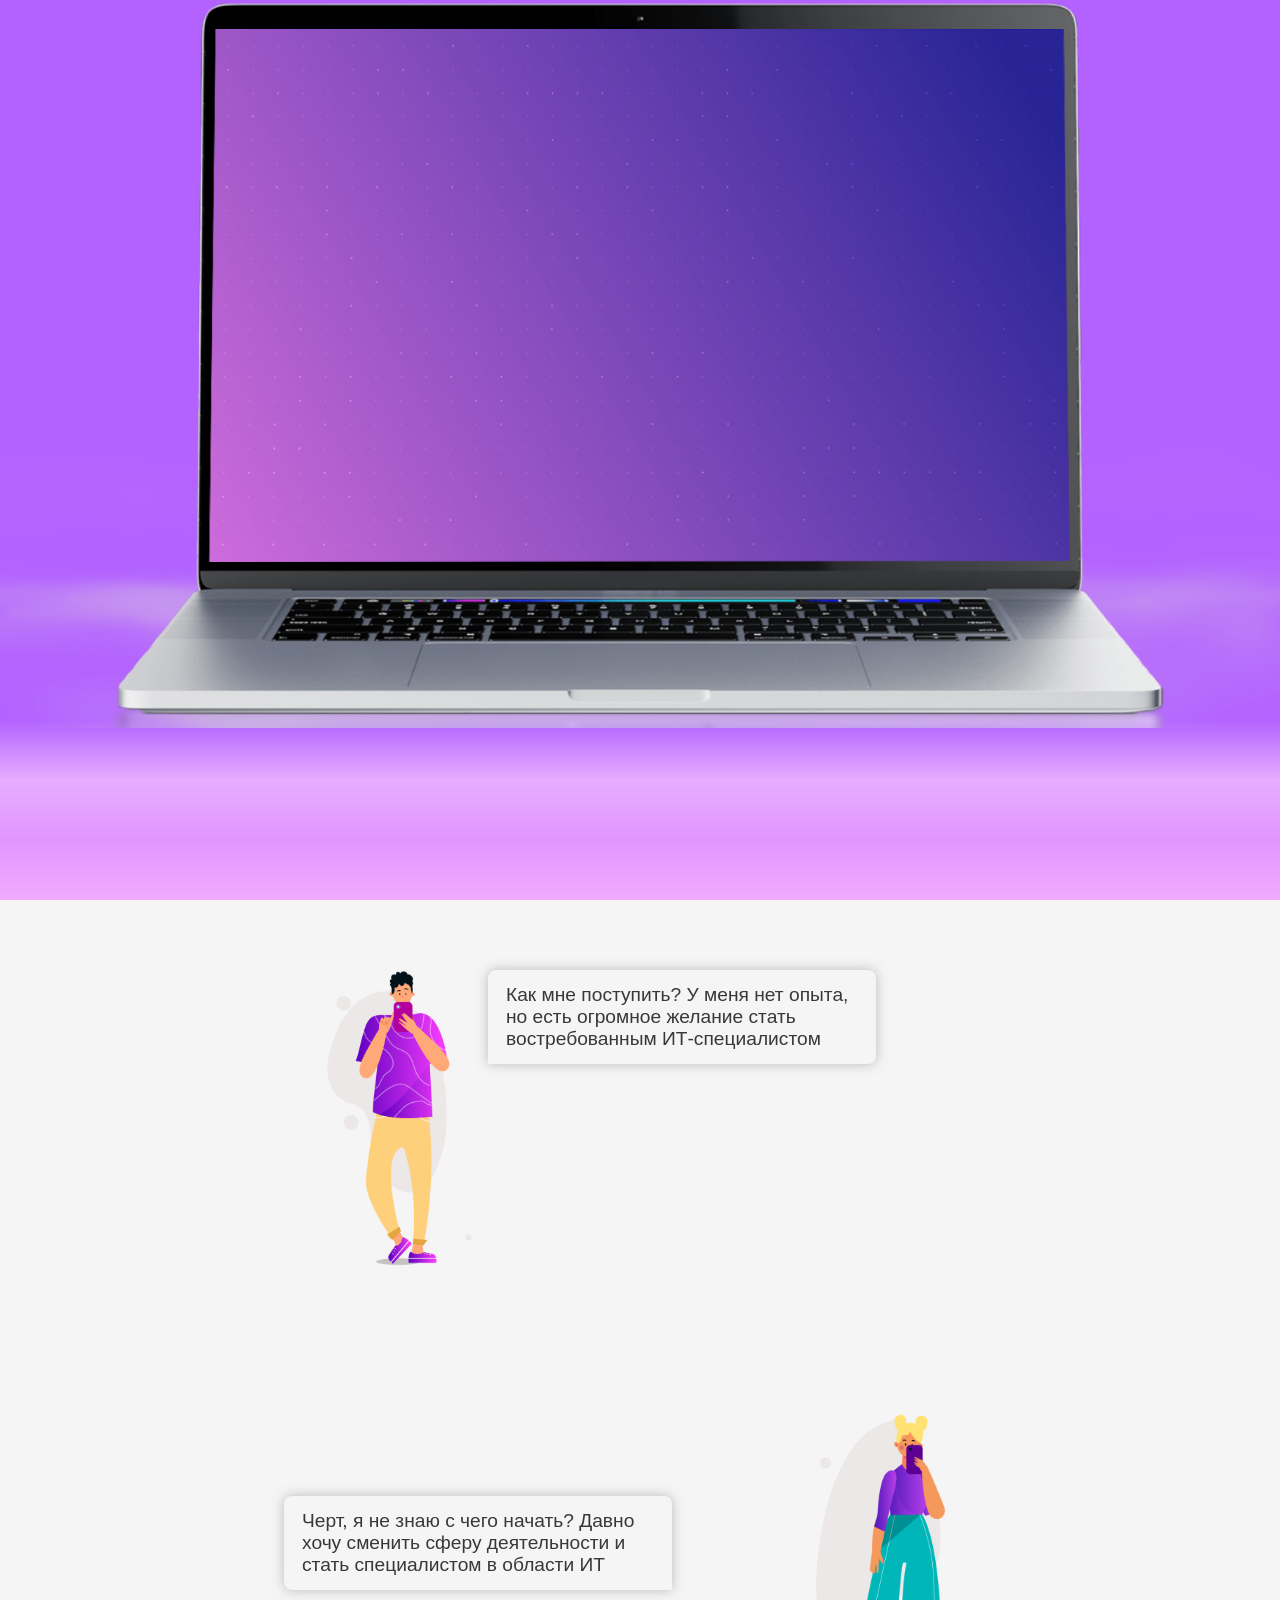
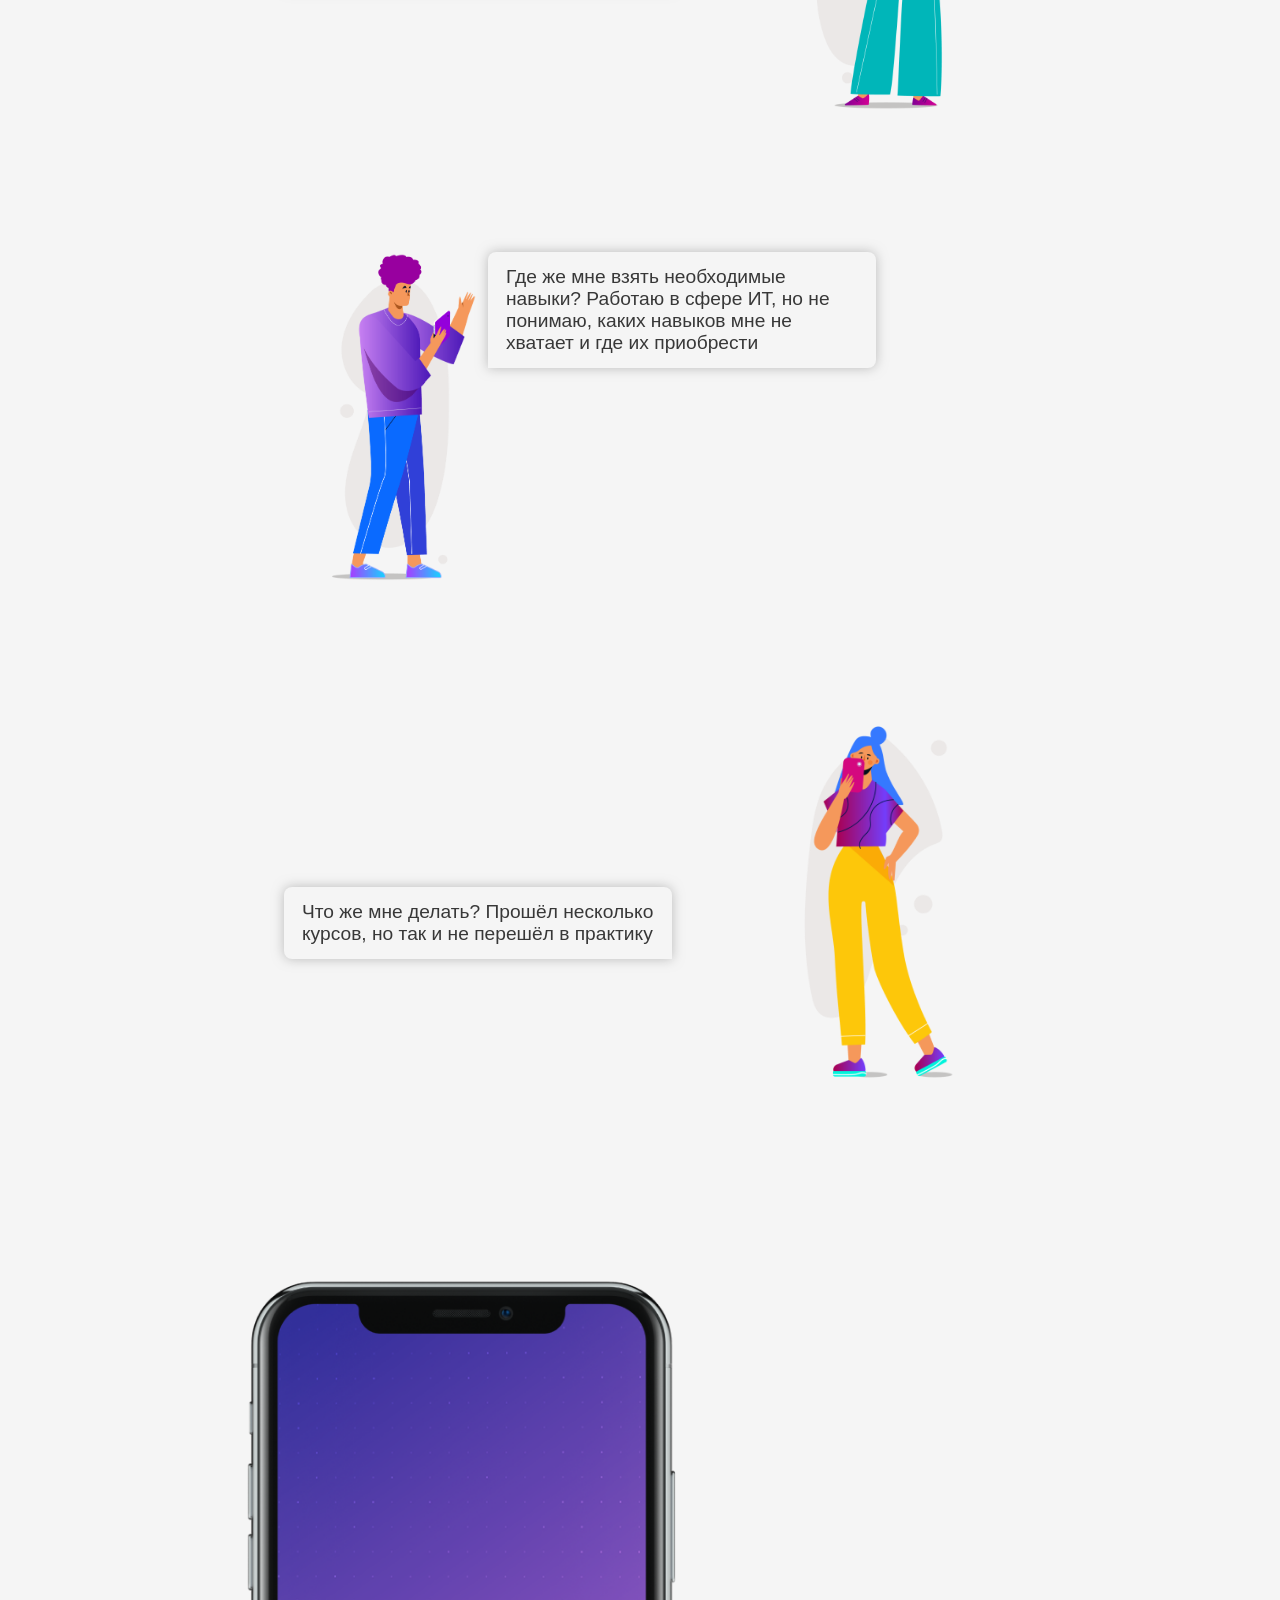
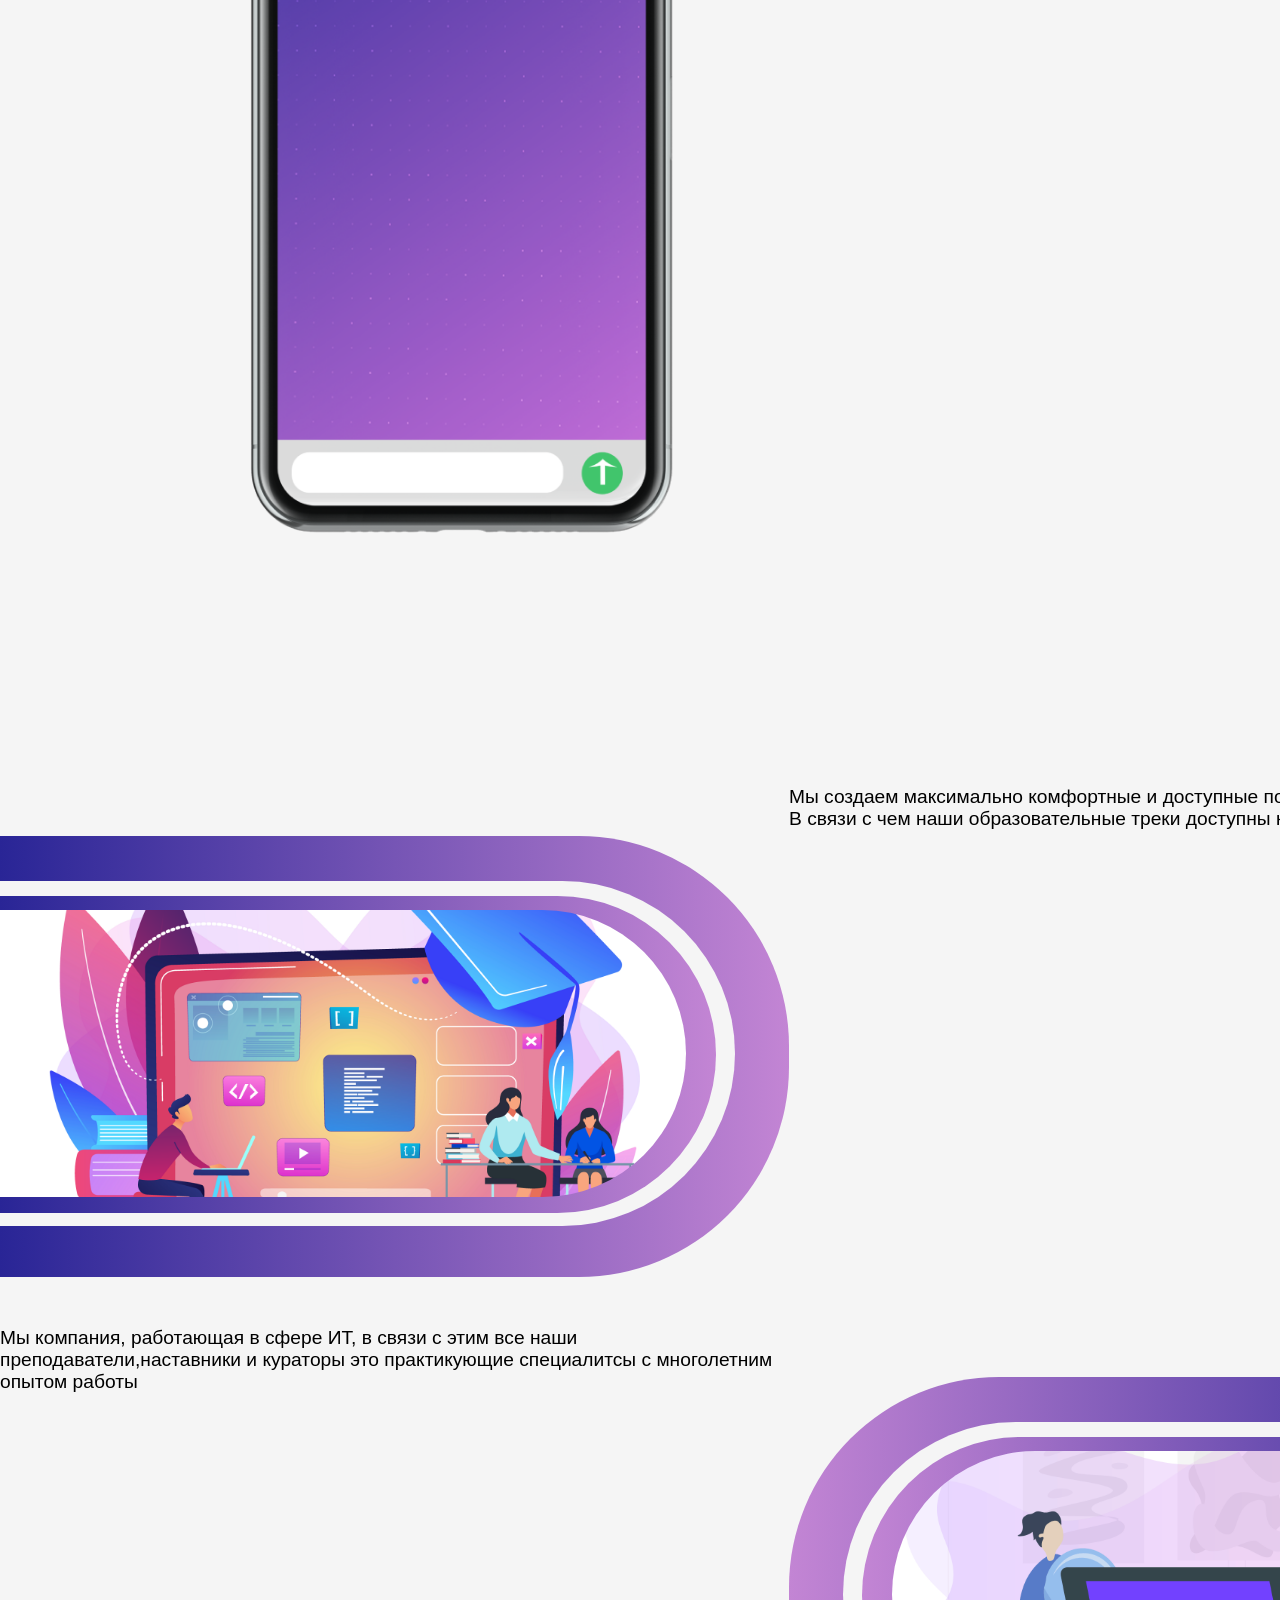
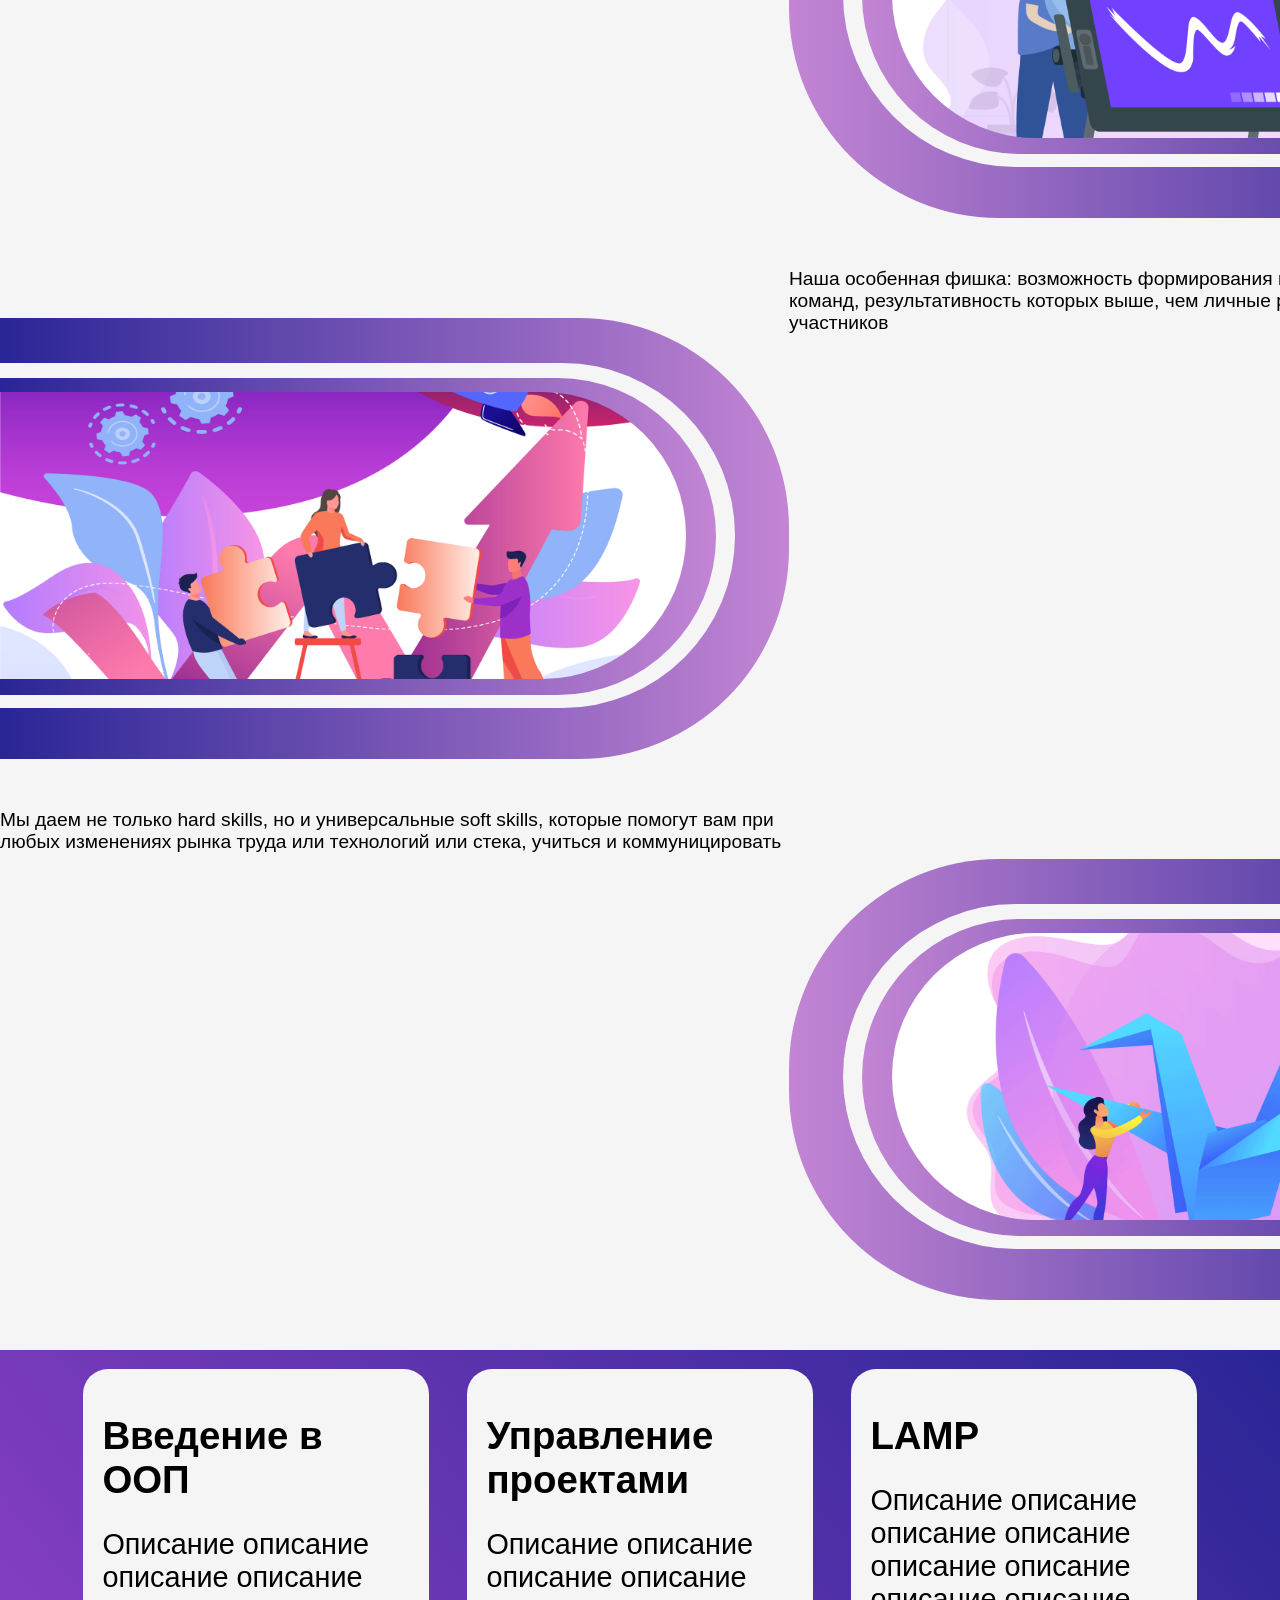
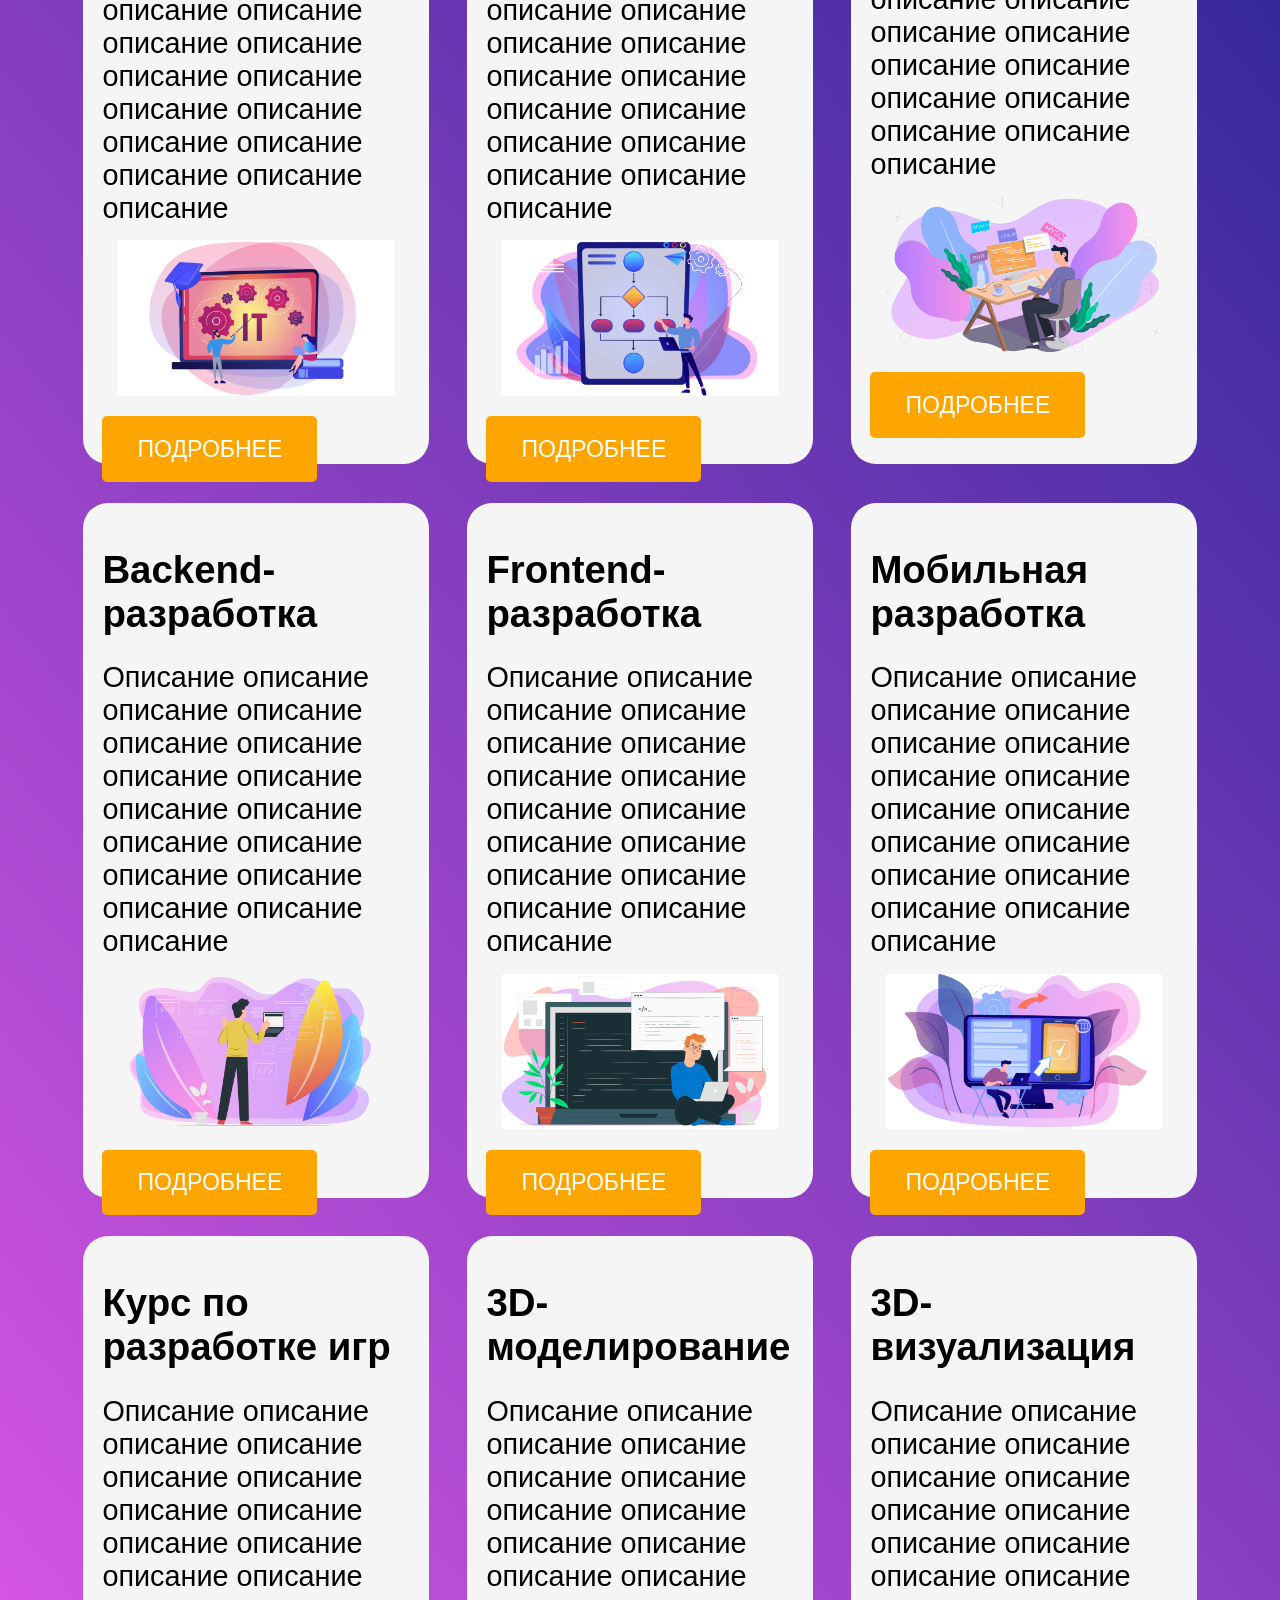
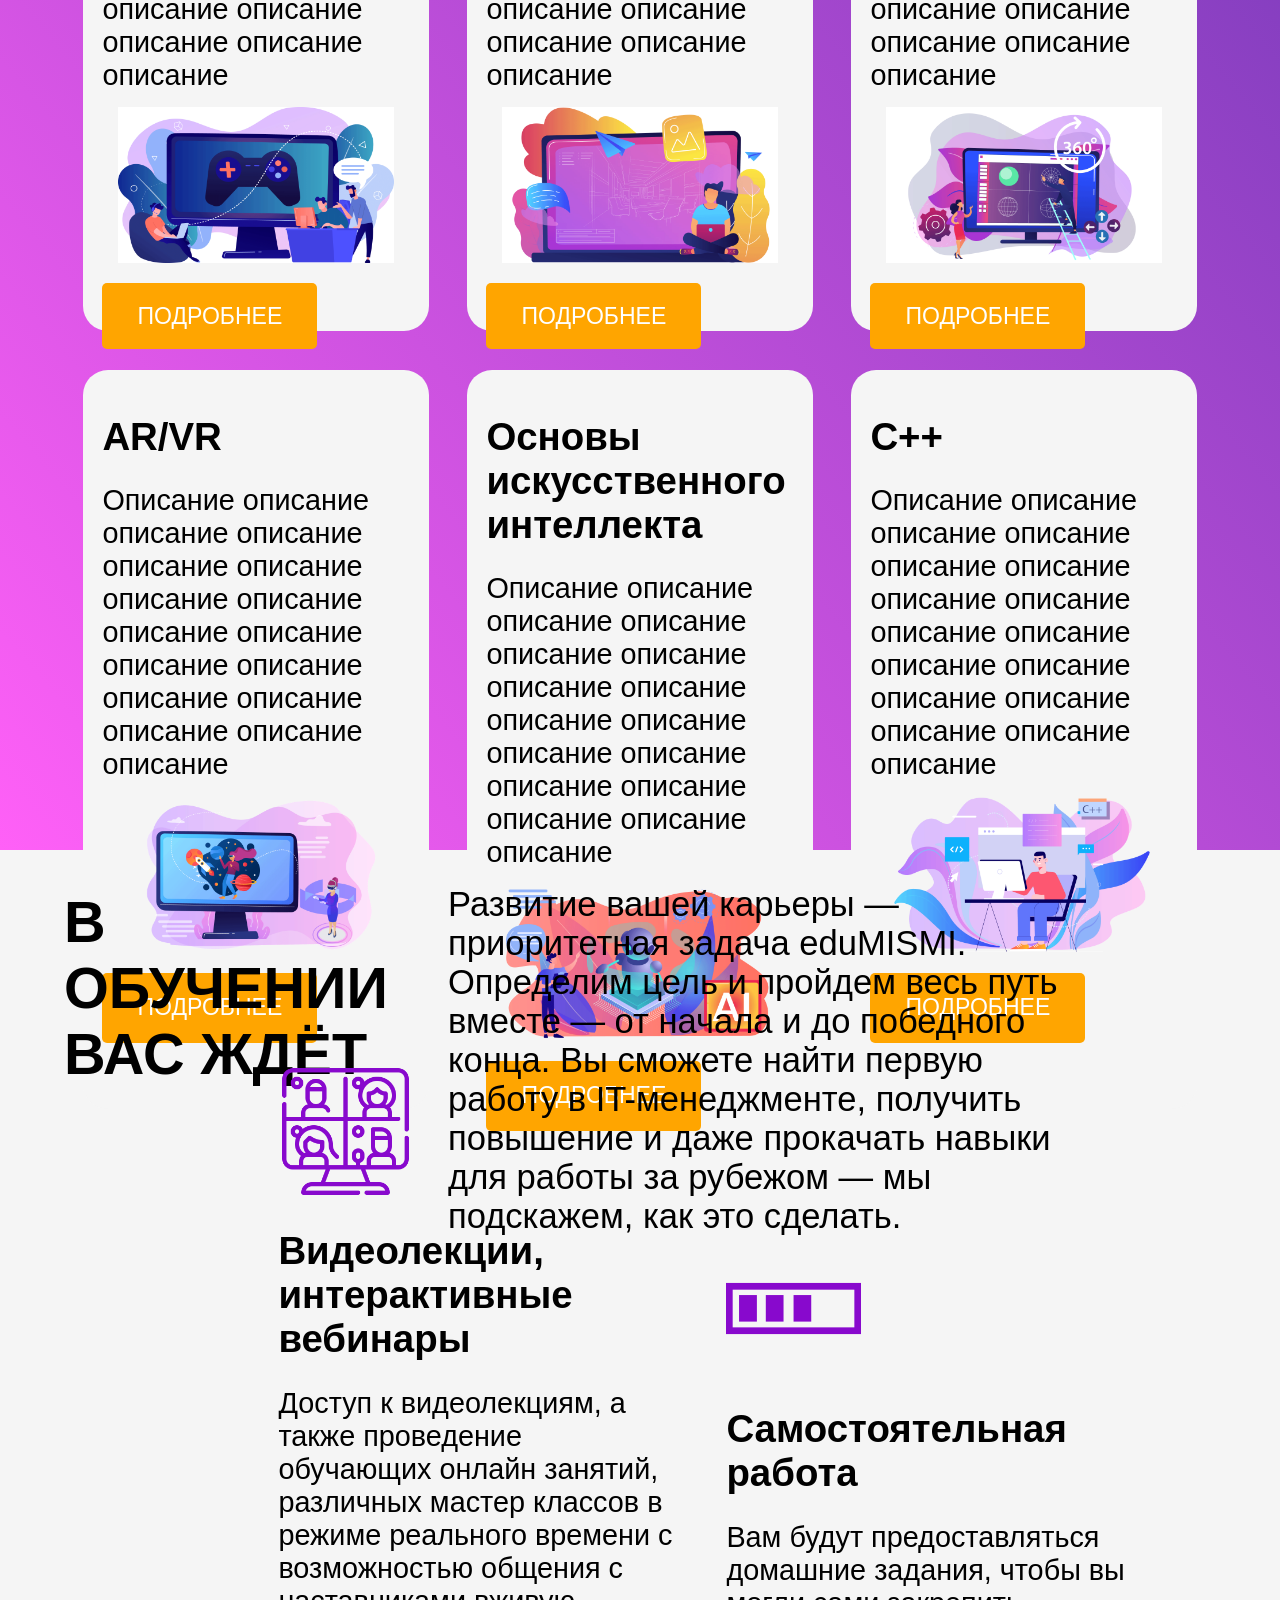
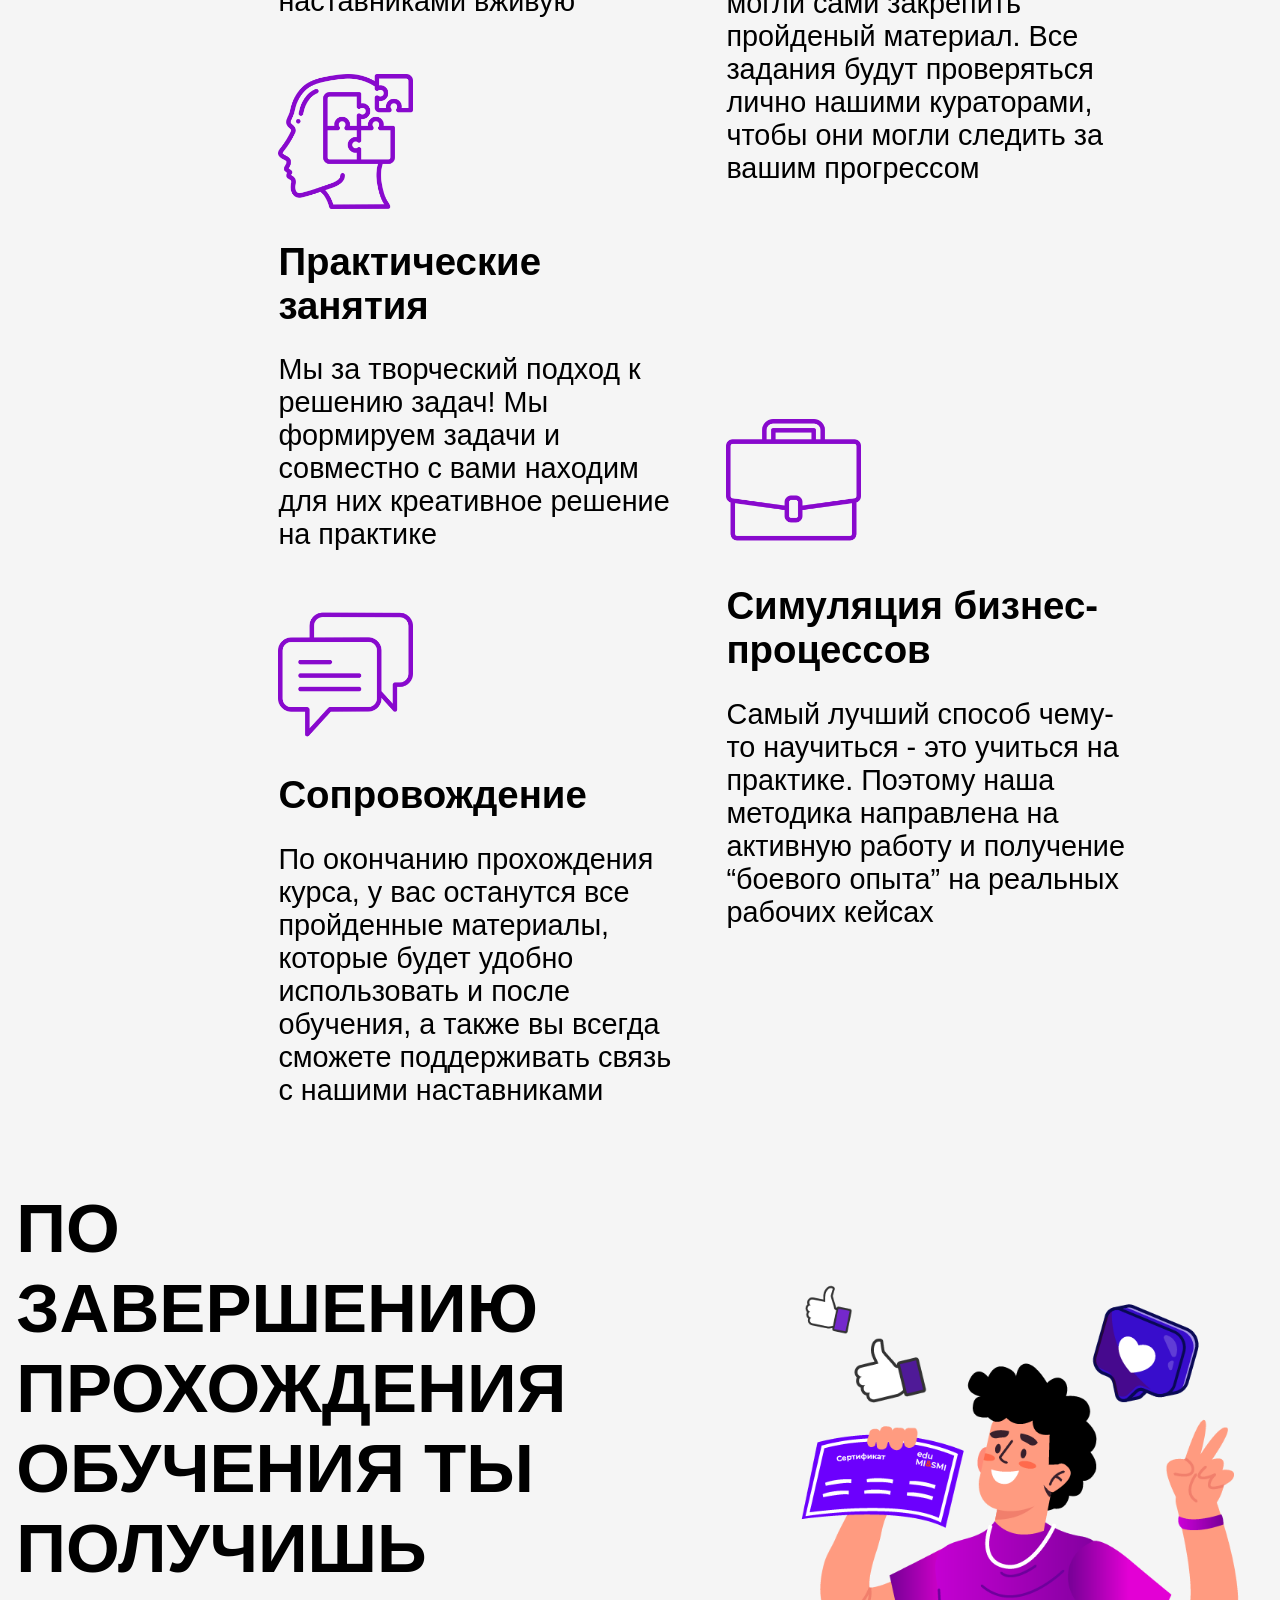
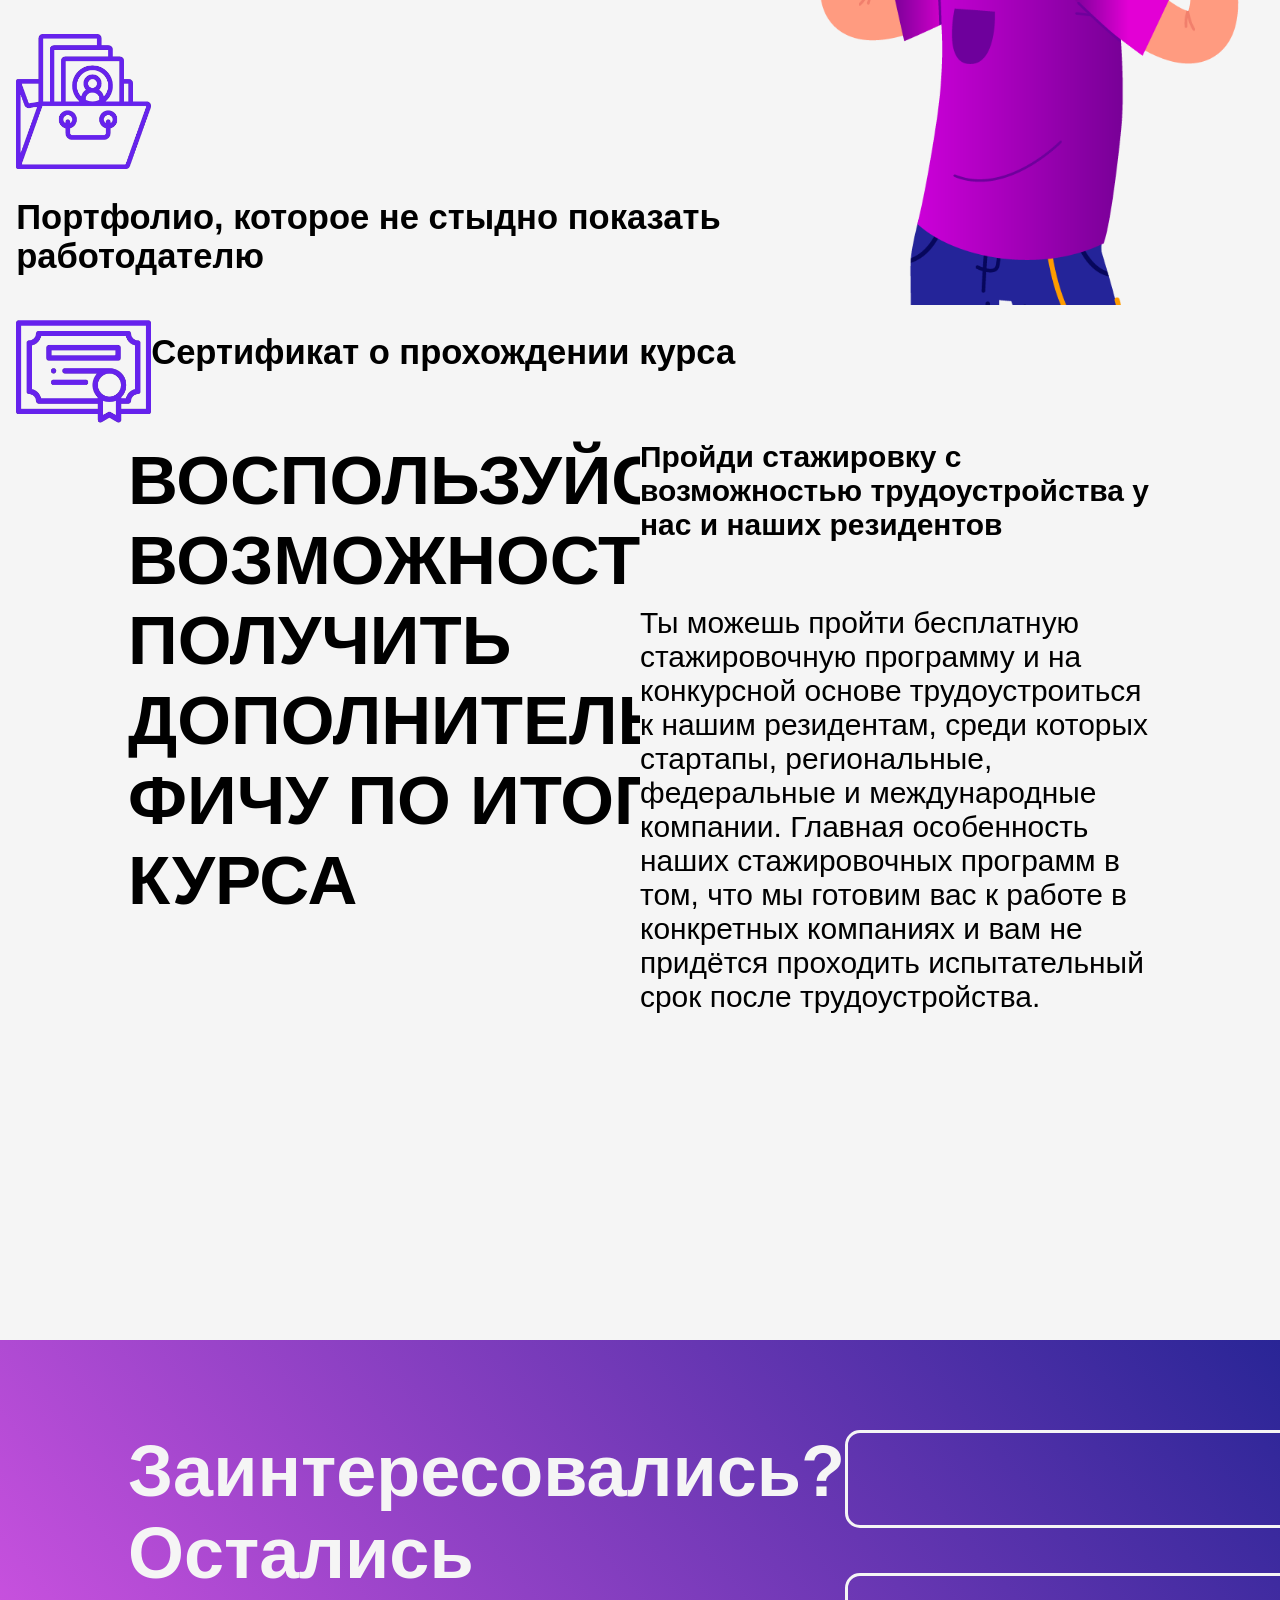
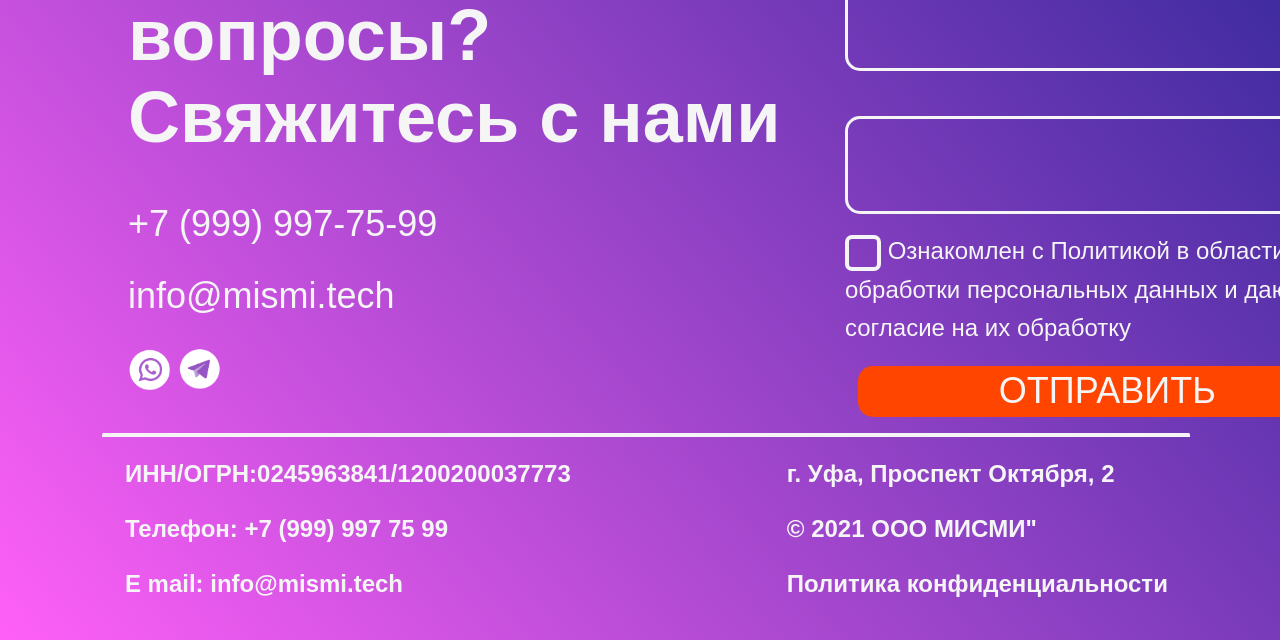
<file: grid.html>
<!DOCTYPE html>
<html>

<head>
  <meta charset="UTF-8">
  <meta name="viewport" content="width=device-width height=device-height">
  <title>Шаблончик</title>
  <link rel="stylesheet" href="grid.css" type="text/css" />
</head>

<body>
  <div id="main">
    <div id="header">
      <div class="container">
        <img src="laptop.png" height="100%" width="100%">
      </div>
    </div>

    <div id="content">
      <div class="cont1">
        <div class="bubbleWrapper">
          <div class="inlineContainer">
            <img src="Human2.png">
            <div class="otherBubble other">
              Как мне поступить? У меня нет опыта, но есть огромное желание стать востребованным ИТ-специалистом
            </div>
          </div>
        </div>
        <div class="bubbleWrapper">
          <div class="inlineContainer own">
            <img src="Human4.png">
            <div class="ownBubble own">
              Черт, я не знаю с чего начать? Давно хочу сменить сферу деятельности и стать специалистом в области ИТ
            </div>
          </div>
        </div>
        <div class="bubbleWrapper">
          <div class="inlineContainer">
            <img src="Human3.png">
            <div class="otherBubble other">
              Где же мне взять необходимые навыки? Работаю в сфере ИТ, но не понимаю, каких навыков мне не хватает и где
              их приобрести
            </div>
          </div>
        </div>
        <div class="bubbleWrapper">
          <div class="inlineContainer own">
            <img src="Human1.png">
            <div class="ownBubble own">
              Что же мне делать? Прошёл несколько курсов, но так и не перешёл в практику
            </div>
          </div>
        </div>
      </div>
      <div class="cont2">
        <img src="iphone.png">
      </div>
    </div>
    <div class="cont3">
      <div id="border">
        <img src="activities_1.png" id="img_1">
      </div>
      <div id="descr">
        Мы создаем максимально комфортные и доступные подходы формирования навыков. В связи с чем наши образовательные
        треки доступны как online, так и ofline
      </div>
      <div id="descr">
        Мы компания, работающая в сфере ИТ, в связи с этим все наши преподаватели,наставники и кураторы это практикующие
        специалитсы с многолетним опытом работы
      </div>
      <div id="border">
        <img src="activities_2.png" id="img_2">
      </div>
      <div id="border">
        <img src="activities_3.png" id="img_3">
      </div>
      <div id="descr">
        Наша особенная фишка: возможность формирования и обучения драйв совместимых команд, результативность которых
        выше, чем личные результаты каждого из участников
      </div>
      <div id="descr">
        Мы даем не только hard skills, но и универсальные soft skills, которые помогут вам при любых изменениях рынка
        труда или технологий или стека, учиться и коммуницировать
      </div>
      <div id="border">
        <img src="activities_4.png" id="img_4">
      </div>
    </div>
    <div class="cont4">
      <div id="courses">
        <div id="card">
          <h1>Введение в ООП</h1>
          <div id="description">
            Описание описание описание описание описание описание описание описание описание описание описание описание
            описание описание описание описание описание
          </div>
          <div id="price"></div>
          <img src="./card_1.png">
          <button>ПОДРОБНЕЕ</button>
        </div>
        <div id="card">
          <h1>Управление проектами</h1>
          <div id="description">
            Описание описание описание описание описание описание описание описание описание описание описание описание
            описание описание описание описание описание
          </div>
          <div id="price"></div>
          <img src="./card_2.png">
          <button>ПОДРОБНЕЕ</button>
        </div>
        <div id="card">
          <h1>LAMP</h1>
          <div id="description">
            Описание описание описание описание описание описание описание описание описание описание описание описание
            описание описание описание описание описание
          </div>
          <div id="price"></div>
          <img src="./card_3.png">
          <button>ПОДРОБНЕЕ</button>
        </div>
        <div id="card">
          <h1>Backend-разработка</h1>
          <div id="description">
            Описание описание описание описание описание описание описание описание описание описание описание описание
            описание описание описание описание описание
          </div>
          <div id="price"></div>
          <img src="./card_4.png">
          <button>ПОДРОБНЕЕ</button>
        </div>
        <div id="card">
          <h1>Frontend-разработка</h1>
          <div id="description">
            Описание описание описание описание описание описание описание описание описание описание описание описание
            описание описание описание описание описание
          </div>
          <div id="price"></div>
          <img src="./card_5.png">
          <button>ПОДРОБНЕЕ</button>
        </div>
        <div id="card">
          <h1>Мобильная разработка</h1>
          <div id="description">
            Описание описание описание описание описание описание описание описание описание описание описание описание
            описание описание описание описание описание
          </div>
          <div id="price"></div>
          <img src="./card_6.png">
          <button>ПОДРОБНЕЕ</button>
        </div>
        <div id="card">
          <h1>Курс по разработке игр</h1>
          <div id="description">
            Описание описание описание описание описание описание описание описание описание описание описание описание
            описание описание описание описание описание
          </div>
          <div id="price"></div>
          <img src="./card_7.png">
          <button>ПОДРОБНЕЕ</button>
        </div>
        <div id="card">
          <h1>3D-моделирование</h1>
          <div id="description">
            Описание описание описание описание описание описание описание описание описание описание описание описание
            описание описание описание описание описание
          </div>
          <div id="price"></div>
          <img src="./card_8.png">
          <button>ПОДРОБНЕЕ</button>
        </div>
        <div id="card">
          <h1>3D-визуализация</h1>
          <div id="description">
            Описание описание описание описание описание описание описание описание описание описание описание описание
            описание описание описание описание описание
          </div>
          <div id="price"></div>
          <img src="./card_9.png">
          <button>ПОДРОБНЕЕ</button>
        </div>
        <div id="card">
          <h1>AR/VR</h1>
          <div id="description">
            Описание описание описание описание описание описание описание описание описание описание описание описание
            описание описание описание описание описание
          </div>
          <div id="price"></div>
          <img src="./card_10.png">
          <button>ПОДРОБНЕЕ</button>
        </div>
        <div id="card">
          <h1>Основы искусственного интеллекта</h1>
          <div id="description">
            Описание описание описание описание описание описание описание описание описание описание описание описание
            описание описание описание описание описание
          </div>
          <div id="price"></div>
          <img src="./card_11.png">
          <button>ПОДРОБНЕЕ</button>
        </div>
        <div id="card">
          <h1>C++</h1>
          <div id="description">
            Описание описание описание описание описание описание описание описание описание описание описание описание
            описание описание описание описание описание
          </div>
          <div id="price"></div>
          <img src="./card_12.png">
          <button>ПОДРОБНЕЕ</button>
        </div>
      </div>
    </div>
    <div id="cont5">
      <div id="learn">
        <h1>В ОБУЧЕНИИ ВАС ЖДЁТ</h1>
        <p>Развитие вашей карьеры — приоритетная задача eduMISMI. Определим цель и пройдем весь путь вместе — от начала
          и до победного конца. Вы сможете найти первую работу в IT-менеджменте, получить повышение и даже прокачать
          навыки для работы за рубежом — мы подскажем, как это сделать.</p>
      </div>
      <div id="row">
        <div id="what">
          <div id="expect">
            <img src="./learn_1.png">
            <h1>Видеолекции, интерактивные вебинары</h1>
            <div id="description">
              Доступ к видеолекциям, а также проведение обучающих онлайн занятий, различных мастер классов в режиме
              реального времени с возможностью общения с наставниками вживую
            </div>
          </div>
        </div>
        <div id="what">
          <div id="expect">
            <img src="./learn_2.png">
            <h1>Практические занятия</h1>
            <div id="description">
              Мы за творческий подход к решению задач! Мы формируем задачи и совместно с вами находим для них креативное
              решение на практике
            </div>
          </div>
        </div>
        <div id="what">
          <div id="expect">
            <img src="./learn_3.png">
            <h1>Сопровождение</h1>
            <div id="description">
              По окончанию прохождения курса, у вас останутся все пройденные материалы, которые будет удобно
              использовать и после обучения, а также вы всегда сможете поддерживать связь с нашими наставниками
            </div>
          </div>
        </div>
        <div id="what">
          <div id="expect">
            <img src="./learn_4.png">
            <h1>Самостоятельная работа</h1>
            <div id="description">
              Вам будут предоставляться домашние задания, чтобы вы могли сами закрепить пройденый материал. Все задания
              будут проверяться лично нашими кураторами, чтобы они могли следить за вашим прогрессом
            </div>
          </div>
        </div>
        <div id="what">
          <div id="expect">
            <img src="./learn_5.png">
            <h1>Симуляция бизнес-процессов</h1>
            <div id="description">
              Самый лучший способ чему-то научиться - это учиться на практике. Поэтому наша методика направлена на
              активную работу и получение “боевого опыта” на реальных рабочих кейсах
            </div>
          </div>
        </div>
      </div>
    </div>
    <div id="cont6">
      <div id="docs">
        <h1>ПО ЗАВЕРШЕНИЮ ПРОХОЖДЕНИЯ ОБУЧЕНИЯ ТЫ ПОЛУЧИШЬ</h1>
        <img src="./docs_1.png">
        <h2>Портфолио, которое не стыдно показать работодателю</h2>
        <img src="./docs_2.png">
        <h2>Сертификат о прохождении курса</h2>
      </div>
      <img src="./man.png">
    </div>
    <div id="cont7">
      <div id="feature">
        <h1>ВОСПОЛЬЗУЙСЯ ВОЗМОЖНОСТЬЮ ПОЛУЧИТЬ ДОПОЛНИТЕЛЬНУЮ ФИЧУ ПО ИТОГУ КУРСА</h1>
      </div>
      <div id="trainee">
        <h2>Пройди стажировку с возможностью трудоустройства у нас и наших резидентов</h2>
        <h3>Ты можешь пройти бесплатную стажировочную программу и на конкурсной основе трудоустроиться к нашим
          резидентам, среди которых стартапы, региональные, федеральные и международные компании. Главная особенность
          наших стажировочных программ в том, что мы готовим вас к работе в конкретных компаниях и вам не придётся
          проходить испытательный срок после трудоустройства.</h3>
      </div>
    </div>
    <div id="footer">
      <div id="fbx">
        <div id="contact">
          <h1>Заинтересовались? Остались вопросы? Свяжитесь с нами</h1>
          <h2>+7 (999) 997-75-99</h2>
          <h2>info@mismi.tech</h2>
          <div id="socials">
            <img src="./soc_1.png">
            <img src="./soc_2.png">
          </div>
          <div id="forms">
            <form action="" method="get" class="form-example">
              <div class="form-example">
                <input type="text" name="name" id="name" required>
              </div>
              <div class="form-example">
                <input type="phone" name="phone" id="phone" required style="margin: 5vh 0 5vh 0;">
              </div>
              <div class="form-example">
                <input type="email" name="email" id="email" required>
              </div>
            </form>
          </div>
          <div id="checkbox">
            <input id="c1" type="checkbox">
            <label for="c1">Ознакомлен с Политикой в области обработки персональных данных и даю согласие на их
              обработку</label>
          </div>
          <div id="send">
            <script src='https://www.google.com/recaptcha/api.js'></script>
            <script>

              function get_action(form) {
                var v = grecaptcha.getResponse();
                if (v.length == 0) {
                  document.getElementById('captcha').innerHTML = "You can't leave Captcha Code empty";
                  return false;
                }
                else {
                  document.getElementById('captcha').innerHTML = "Captcha completed";
                  return true;
                }
              }

            </script>
            <div class="g-recaptcha" id="rcaptcha" data-sitekey="site key"></div>
            <span id="captcha" style="color:red"></span> <!-- this will show captcha errors -->
            <button>ОТПРАВИТЬ</button>
          </div>
        </div>
      </div>
      <div id="cred">
        <div id="info">
          <h2>ИНН/ОГРН:0245963841/1200200037773</h2>
          <h2>Телефон: +7 (999) 997 75 99</h2>
          <h2>E mail: info@mismi.tech</h2>
          <h2>г. Уфа, Проспект Октября, 2</h2>
          <h2>© 2021 ООО МИСМИ"</h2>
          <h2>Политика конфиденциальности</h2>
        </div>
      </div>
      <!-- <div class="hd2"></div>
    <div class="hd3"></div> -->
    </div>
  </div>
</body>

</html>
</file>
<file: grid.css>
body {
    margin: auto;
}

::-webkit-scrollbar {
    width: 0px;
    height: 0px;
    background: transparent;
}

#main {
    height: 100%;
    background: #3d3a3a;
}

#header {
    height: 100vh;
    background: linear-gradient(rgb(179, 98, 255) 80%, rgb(231, 173, 255), rgb(225, 149, 255), rgb(241, 171, 255));
    align-items: center;
}

#content {
    /* height: fit-content; */
    display: flex;
    justify-content: start;
    flex-direction: column;
    align-self: flex-start;
    background: whitesmoke;
}

.bubbleWrapper {
    padding: 5% 25% 5% 25%;
    display: flex;
    justify-content: start;
    flex-direction: column;
    align-self: flex-start;
    color: rgb(56, 56, 56);
    font: 1.2em "Montesserat", sans-serif;
}

.inlineContainer {
    display: inline-flex;
}

.inlineContainer.own {
    flex-direction: row-reverse;
}

.inlineIcon {
    width: 20px;
    object-fit: contain;
}

.ownBubble {
    box-shadow: 0px 0px 12px rgba(127, 127, 127, 0.5);
    min-width: 55%;
    /* max-width: 85%; */
    min-height: 55%;
    /* max-height: 85%; */
    padding: 14px 18px;
    margin: 5% 20% 20%;
    background-color: whitesmoke;
    border-radius: 8px 8px 0 8px;

}

.otherBubble {
    box-shadow: 0px 0px 12px rgba(127, 127, 127, 0.5);
    width: 55%;
    /* max-width: 55%; */
    height: 55%;
    /* max-height: 85%; */
    padding: 14px 18px;
    margin: 6px 8px;
    background-color: whitesmoke;
    border-radius: 8px 8px 8px 0;

}

.own {
    align-self: flex-end;
}

.other {
    align-self: flex-start;
}

.hd1,
.hd2,
.hd3 {
    border: 10px solid black;
    background: blue;
    margin: 5%;
}

.hd2 {
    margin: 2.5%;
}

.cont1 img {
    max-height: 25%;
    max-width: 25%;
}

.cont2 {
    background: whitesmoke;
    display: grid;
    grid-template-rows: repeat(1, 1fr);
}

.cont2 img {
    max-height: 90%;
    margin-left: 15%;
}

.cont3 {
    background: whitesmoke;
    display: grid;
    grid-template-rows: repeat(4, 2fr);
    grid-template-columns: repeat(2, 1fr);
    height: 100%;
}

#descr {
    vertical-align: middle;
    font: 1.2em "Montesserat", sans-serif;
}

#border {
    display: inline-block;
    height: 441px;
    width: 789px;
    min-height: 10vh;
    min-width: 25vw;
    position: relative;
    margin: 50px 0 50px 0;
    z-index: 0;
    border-radius: 0 210px 210px 0;
    background: linear-gradient(to right, #292596, #C385D4) border-box;
}

.cont3 div:nth-child(4n+4) {
    transform: scale(-1, 1);
    justify-self: end;
}

#border:before {
    content: "";
    width: 87%;
    height: 65%;
    display: block;
    z-index: -1;
    position: relative;
    padding: 15px;
    background: linear-gradient(to right, #292596, #C385D4) border-box;
    top: 60px;
    border-radius: 0 210px 210px 0;
}

#border:after {
    content: "";
    width: 83%;
    height: 60%;
    display: block;
    z-index: -2;
    padding: 40px;
    background: whitesmoke;
    position: absolute;
    top: 45px;
    border-radius: 0 210px 210px 0;
}

#border img {
    position: relative;
    top: -55%;
    z-index: 2;
    border-radius: 0 210px 210px 0;
    width: 87%;
    height: 65%;
    object-fit: cover;
    background-origin: border-box;
}

.cont4 {
    background: linear-gradient(50deg, #ff60f7, #292596) border-box;
    height: 300vh;
}

#courses {
    height: 100%;
    display: grid;
    grid-template-rows: repeat(4, 0.75fr);
    grid-template-columns: repeat(3, 0.75fr);
    margin: auto 5%;
}

#card {
    background-color: whitesmoke;
    margin: 5%;
    border-radius: 25px;
    padding: 5%;
    font: 1.2em "Montesserat", sans-serif;
}

#card img {
    object-fit: cover;
    width: 90%;
    margin: 5%;
}

#card button {
    background-color: orange;
    border-radius: 5px;
    border: none;
    width: 70%;
    height: 10%;
    align-self: center;
    color: white;
    font: 1.2em "Montesserat", sans-serif;
}

#cont5 {
    height: 210vh;
    width: 100%;
    background-color: whitesmoke;
    font: 1.2em "Montesserat", sans-serif;
}

#learn {
    height: 20vh;
    width: 85vw;
    display: flex;
    flex-direction: row;
    margin: 0 0 0 5vw;
}

#learn h1 {
    width: 25vw;
    font: 3em "Montesserat", sans-serif;
    font-weight: bold;
    margin-right: 5vw;
}

#learn p {
    width: 50vw;
    font: 1.8em "Montesserat", sans-serif;
    font-weight: lighter;
}

#row {
    margin: 0 20% 0 20%;
    justify-items: stretch;
    align-items: stretch;
    width: 35%;
    height: 190vh;
    display: flex;
    flex-direction: column;
    flex-wrap: wrap;
    justify-content: space-evenly
}

#what {
    color: black;
    padding: 5%;
}

#what img {
    height: 15vh;
}

#description {
    font: 1.5em "Montesserat", sans-serif;
    ;
}

#cont6 {
    height: 100vh;
    width: 100%;
    background-color: whitesmoke;
    font: 1.2em "Montesserat", sans-serif;
    display: flex;
    flex-direction: row;
    flex-wrap: wrap;
    justify-content: center;
    align-items: center;
}

#cont6 h1 {
    padding: 0 25vw 0 0vw;
    font: 3em "Montesserat", sans-serif;
    font-weight: bold;
}

#cont6 img {
    height: 70vh;
}

#docs {
    width: 60vw;
    background-color: whitesmoke;
    font: 1.2em "Montesserat", sans-serif;
    display: flex;
    align-items: flex-start;
    flex-direction: row;
    flex-wrap: wrap;
}

#docs img {
    height: 15vh;
}

#cont7 {
    height: 100vh;
    width: 100%;
    background-color: whitesmoke;
    font: 1.2em "Montesserat", sans-serif;
    display: flex;
    flex-direction: column;
    flex-wrap: wrap;
}

#feature {
    margin: 0 10vw 0 10vw;
    width: 25%;
    background-color: whitesmoke;
    font: 1.2em "Montesserat", sans-serif;
    display: flex;
    align-items: flex-start;
    flex-direction: row;
    flex-wrap: nowrap;
}

#feature h1 {
    margin: 0;
    font: 3em "Montesserat", sans-serif;
    font-weight: bold;
}

#trainee {
    margin: 0vw 0 0 5vw;
    width: 50vw;
    height: 70vh;
    background-color: whitesmoke;
    font: 1.2em "Montesserat", sans-serif;
    display: flex;
    flex-direction: column;
}

#trainee h2 {
    margin: 0 10vw 5vw 0;
    font: 1.3em "Montesserat", sans-serif;
    font-weight: bold;
    font-stretch: expanded;
}


#trainee h3 {
    margin: 0 10vw 0 0;
    font: 1.3em "Montesserat", sans-serif;
    font-weight: lighter;
}

#footer {
    height: 100vh;
    width: 100%;
    background: linear-gradient(50deg, #ff60f7, #292596) border-box;
}

#fbx {
    height: 70vh;
    width: 40vw;
    margin: 0 10vw;
    padding-bottom: 7vh;
    color: whitesmoke;
    font: 1.5em "Montesserat", sans-serif;
}

#fbx img {
    height: 5vh;
}

#fbx h1 {
    font: 3em "Montesserat", sans-serif;
    font-weight: bold;
    margin: 10vh 0 5vh 0;
}

#fbx h2 {
    font-weight: lighter;
    margin-top: 0;
}

#contact {
    height: 100vh;
    display: flex;
    justify-content: start;
    flex-direction: column;
    align-self: flex-start;
    flex-wrap: wrap;
}

#forms {
    margin-top: 10vh;
}

.form-example {
    display: table-row;
}

.form-example label,
input {
    color: whitesmoke;
    font: 3em "Montesserat", sans-serif;
    background: transparent;
    border-radius: 15px;
    border: 3px solid whitesmoke;
    height: 10vh;
    width: 40vw;
}

.form-example label {
    padding-right: 10px;
}

#checkbox {
    margin: 2vh 0;
    line-height: 1.6;
}

@supports (-webkit-appearance: none) or (-moz-appearance: none) {

    input[type='checkbox'],
    input[type='radio'] {
        --active: #275efe;
        --active-inner: #fff;
        --focus: 2px rgba(39, 94, 254, .3);
        --border: whitesmoke;
        --border-hover: #275efe;
        --background: transparent;
        --disabled: #f6f8ff;
        --disabled-inner: #e1e6f9;
        -webkit-appearance: none;
        -moz-appearance: none;
        height: 4vh;
        width: 4vh;
        outline: none;
        display: inline-block;
        vertical-align: middle;
        position: relative;
        margin: 0;
        cursor: pointer;
        border: 4px solid var(--bc, var(--border));
        background: var(--b, var(--background));
        transition: background 0.3s, border-color 0.3s, box-shadow 0.2s;
    }

    input[type='checkbox']:after,
    input[type='radio']:after {
        content: '';
        display: block;
        left: 0;
        top: 0;
        position: absolute;
        transition: transform var(--d-t, 0.3s) var(--d-t-e, ease), opacity var(--d-o, 0.2s);
    }

    input[type='checkbox']:checked,
    input[type='radio']:checked {
        --b: var(--active);
        --bc: var(--active);
        --d-o: 0.3s;
        --d-t: 0.6s;
        --d-t-e: cubic-bezier(0.2, 0.85, 0.32, 1.2);
    }

    input[type='checkbox']:disabled,
    input[type='radio']:disabled {
        --b: var(--disabled);
        cursor: not-allowed;
        opacity: 0.9;
    }

    input[type='checkbox']:disabled:checked,
    input[type='radio']:disabled:checked {
        --b: var(--disabled-inner);
        --bc: var(--border);
    }

    input[type='checkbox']:hover:not(:checked):not(:disabled),
    input[type='radio']:hover:not(:checked):not(:disabled) {
        --bc: var(--border-hover);
    }

    input[type='checkbox']:focus,
    input[type='radio']:focus {
        box-shadow: 0 0 0 var(--focus);
    }

    input[type='checkbox']:not(.switch):after,
    input[type='radio']:not(.switch):after {
        opacity: var(--o, 0);
    }

    input[type='checkbox']:not(.switch):checked,
    input[type='radio']:not(.switch):checked {
        --o: 1;
    }

    input[type='checkbox']:not(.switch) {
        border-radius: 7px;
    }

    input[type='checkbox']:not(.switch):after {
        width: 1.25vh;
        height: 3vh;
        border: 4px solid var(--active-inner);
        border-radius: 2.5px;
        border-top: 0;
        border-left: 0;
        margin-left: 1vh;
        transform: rotate(var(--r, 20deg));
    }

    input[type='checkbox']:not(.switch):checked {
        --r: 43deg;
    }
}

#send {
    width: 40vw;
    display: flex;
    justify-content: start;
    flex-direction: row;
    align-self: flex-start;
}

#send button {
    width: 100%;
    height: 4vw;
    color: whitesmoke;
    background: orangered;
    border: none;
    border-radius: 15px;
    font: 1.5em "Montesserat", sans-serif;
    font-weight: lighter;
    margin-left: 1vw;
}

#cred {
    margin: 0 8vw;
    width: 85vw;
    border-top: solid 4px whitesmoke ;
    border-radius: 1.5px;
}

#info {
    margin: 2.5vh;
    height: 20vh;
    color: whitesmoke;
    font: 1em "Montesserat", sans-serif;
    display: flex;
    flex-direction: column;
    align-self: flex-start;
    flex-wrap: wrap;
    align-content: space-between;
}

#info h2 {
    margin: 0;
    padding-bottom: 3vh;
}
</file>
